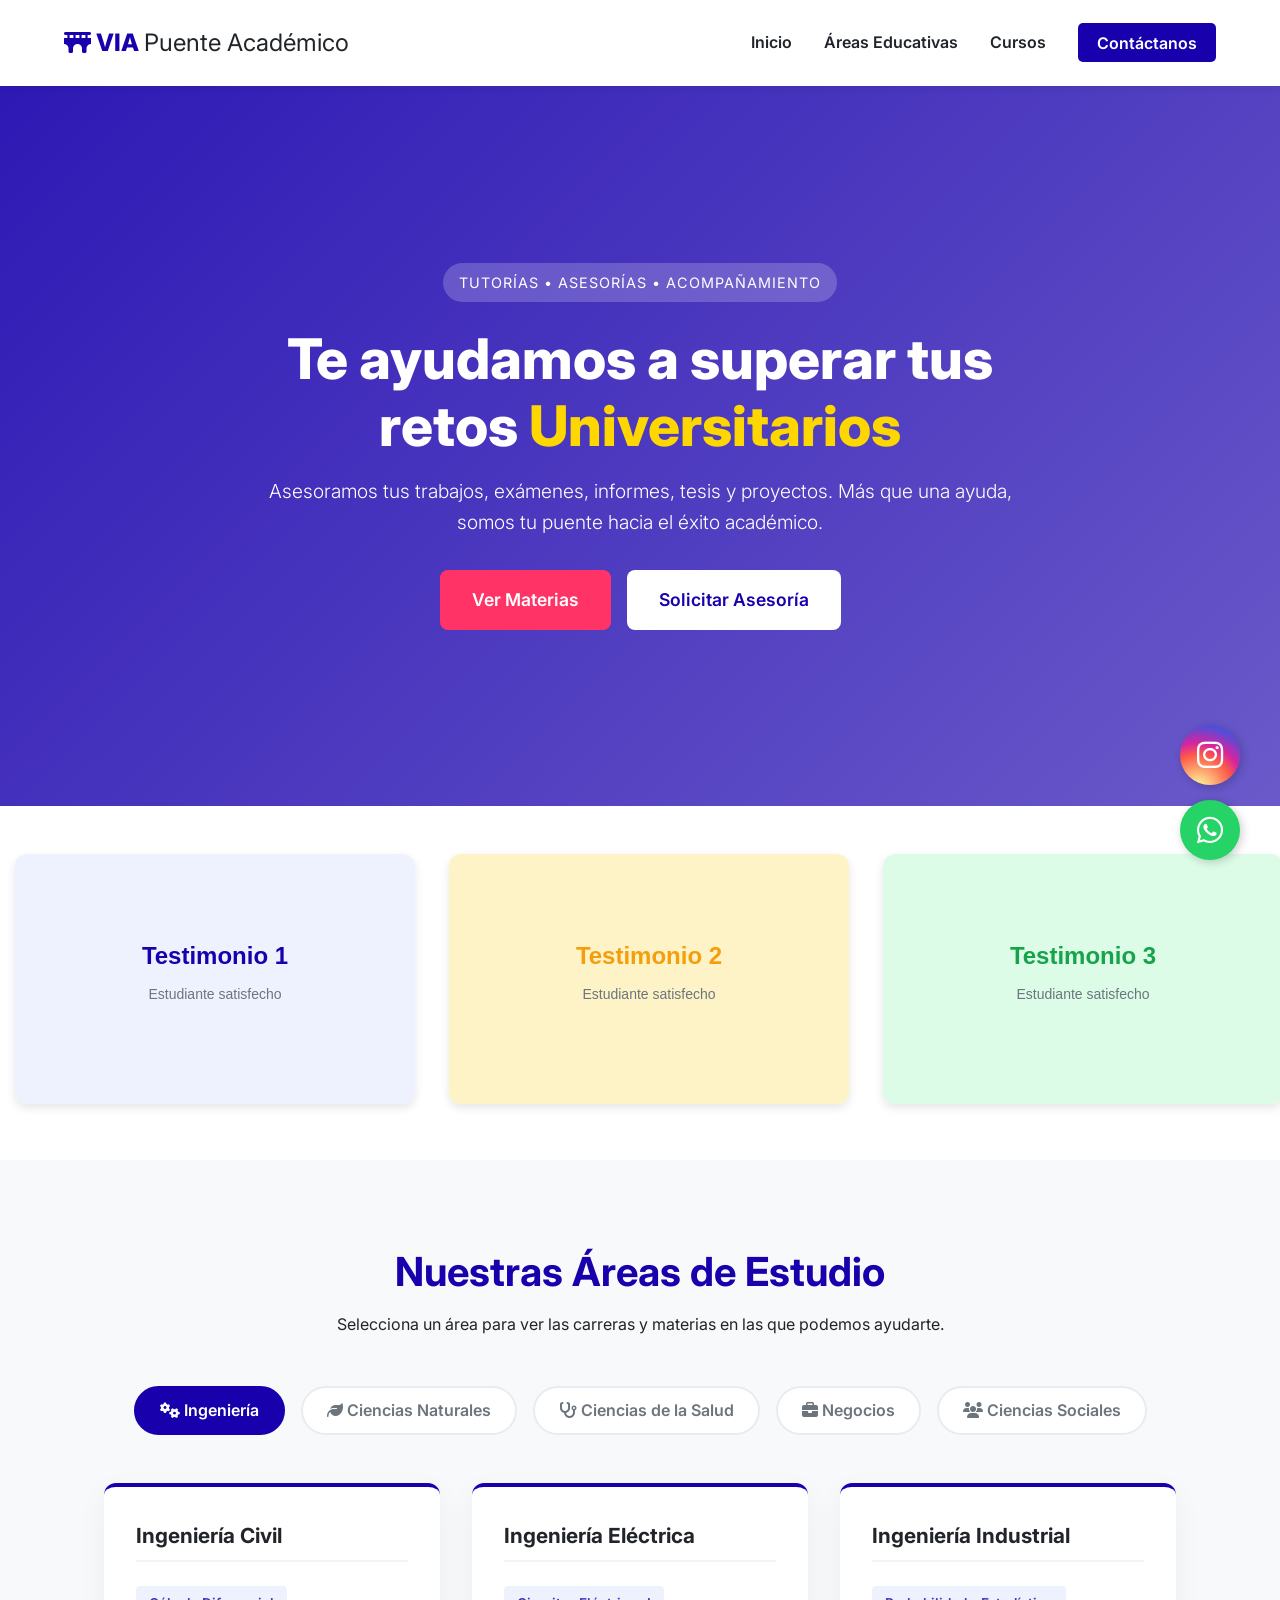
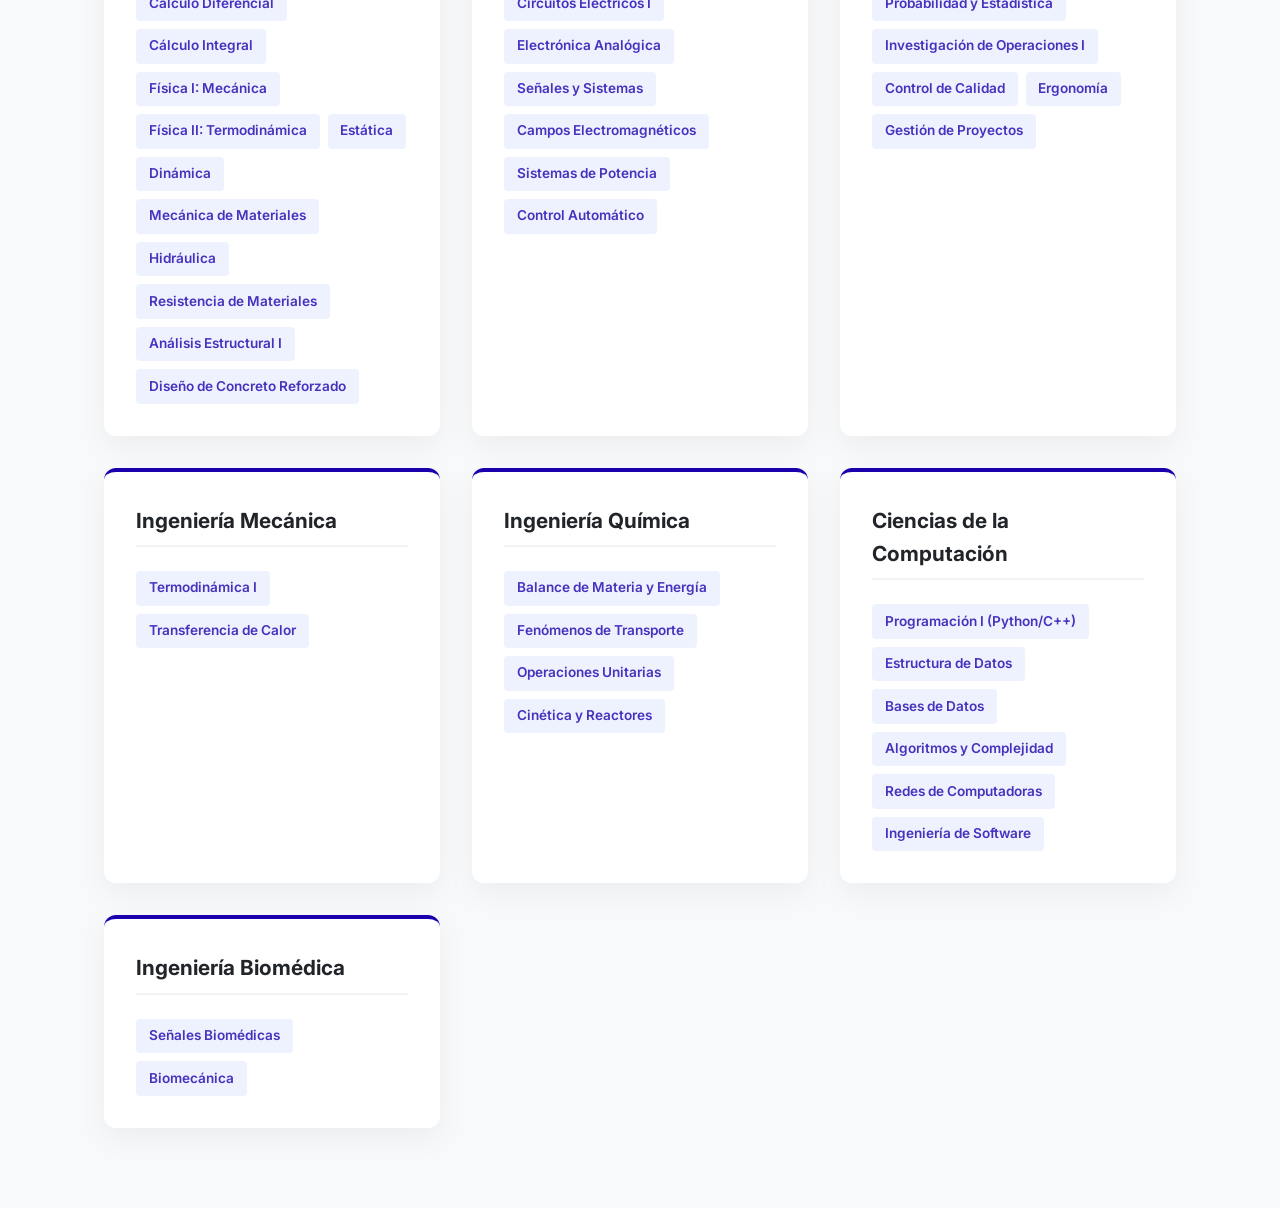
<file: index.html>
<!DOCTYPE html>
<html lang="es">
<head>
    <meta charset="UTF-8">
    <meta name="viewport" content="width=device-width, initial-scale=1.0">
    <title>VIA | Tu Puente Académico - Asesorías y Tutorías Universitarias</title>
    <meta name="description" content="VIA Puente Académico: Asesorías personalizadas en Ingeniería, Ciencias, Salud, Negocios y Sociales. Tutorías para tesis, exámenes, proyectos y trabajos universitarios. ¡Contáctanos!">
    <meta name="keywords" content="asesorías universitarias, tutorías académicas, ayuda tesis, trabajos universitarios, apoyo estudiantil, VIA académico">
    <meta name="author" content="VIA Puente Académico">
    <meta name="robots" content="index, follow">
    <link rel="canonical" href="https://via-puente-academico.com/">
    
    <!-- Open Graph / Facebook -->
    <meta property="og:type" content="website">
    <meta property="og:url" content="https://via-puente-academico.com/">
    <meta property="og:title" content="VIA | Tu Puente Académico - Asesorías y Tutorías Universitarias">
    <meta property="og:description" content="Asesoramos tus trabajos, exámenes, informes, tesis y proyectos. Más que una ayuda, somos tu puente hacia el éxito académico.">
    <meta property="og:image" content="https://via-puente-academico.com/assets/og-image.svg">
    
    <!-- Twitter -->
    <meta property="twitter:card" content="summary_large_image">
    <meta property="twitter:url" content="https://via-puente-academico.com/">
    <meta property="twitter:title" content="VIA | Tu Puente Académico">
    <meta property="twitter:description" content="Asesorías y tutorías universitarias personalizadas. Tu puente hacia el éxito académico.">
    <meta property="twitter:image" content="https://via-puente-academico.com/assets/og-image.svg">
    
    <!-- Google Fonts con preconnect para rendimiento -->
    <link rel="preconnect" href="https://fonts.googleapis.com">
    <link rel="preconnect" href="https://fonts.gstatic.com" crossorigin>
    <link href="https://fonts.googleapis.com/css2?family=Inter:wght@300;400;600;800&display=swap" rel="stylesheet">
    <!-- Font Awesome para Iconos -->
    <link rel="stylesheet" href="https://cdnjs.cloudflare.com/ajax/libs/font-awesome/6.4.0/css/all.min.css">
    <!-- Tu CSS -->
    <link rel="stylesheet" href="css/styles.css">
    <!-- Favicon -->
    <link rel="icon" type="image/svg+xml" href="assets/favicon.svg">
    <link rel="apple-touch-icon" href="assets/favicon.svg">
    
    <!-- JSON-LD Structured Data -->
    <script type="application/ld+json">
    {
      "@context": "https://schema.org",
      "@type": "Organization",
      "name": "VIA Puente Académico",
      "url": "https://via-puente-academico.com",
      "logo": "https://via-puente-academico.com/assets/logo.png",
      "sameAs": [
        "https://www.instagram.com/via.puente.academico/",
        "https://wa.me/584122027898"
      ],
      "contactPoint": {
        "@type": "ContactPoint",
        "telephone": "+58-412-202-7898",
        "contactType": "customer service",
        "availableLanguage": "Spanish"
      }
    }
    </script>
    <script type="application/ld+json">
    {
      "@context": "https://schema.org",
      "@type": "WebSite",
      "name": "VIA Puente Académico",
      "url": "https://via-puente-academico.com/",
      "potentialAction": {
        "@type": "SearchAction",
        "target": "https://via-puente-academico.com/?q={search_term_string}",
        "query-input": "required name=search_term_string"
      }
    }
    </script>
</head>
<body>
    <!-- Skip link para accesibilidad -->
    <a href="#main-content" class="skip-link">Saltar al contenido principal</a>

    <!-- Navegación -->
    <nav class="navbar" role="navigation" aria-label="Navegación principal">
        <div class="logo">
            <i class="fa-solid fa-bridge"></i> VIA <span> Puente Académico</span>
        </div>
        <ul class="nav-links" role="menubar">
            <!-- Nota cómo ahora los enlaces apuntan a los archivos html -->
            <li role="none"><a href="index.html#inicio" role="menuitem">Inicio</a></li>
            <li role="none"><a href="index.html#areas" role="menuitem">Áreas Educativas</a></li>
            <li role="none"><a href="cursos.html" role="menuitem">Cursos</a></li>
            <li role="none"><a href="contacto.html" class="btn-primary-small" role="menuitem">Contáctanos</a></li>
        </ul>
        <div class="menu-toggle" id="mobile-menu" role="button" aria-label="Abrir menú" aria-expanded="false" aria-controls="nav-links" tabindex="0">
            <i class="fa-solid fa-bars" aria-hidden="true"></i>
        </div>
    </nav>

    <main id="main-content">
    <!-- Sección Hero (Principal) -->
    <header id="inicio" class="hero" role="banner">
        <div class="hero-content">
            <span class="badge">Tutorías • Asesorías • Acompañamiento</span>
            <h1>Te ayudamos a superar tus retos <span>Universitarios</span></h1>
            <p>Asesoramos tus trabajos, exámenes, informes, tesis y proyectos. Más que una ayuda, somos tu puente hacia el éxito académico.</p>
            <div class="hero-buttons">
                <a href="#areas" class="btn-primary" role="button">Ver Materias</a>
                <a href="contacto.html" class="btn-secondary" role="button">Solicitar Asesoría</a>
            </div>
        </div>
    </header>

    <!-- SECCIÓN TESTIMONIOS (Ahora sí, dentro del body) -->
    <section class="testimonios-slider" aria-label="Testimonios de estudiantes" role="region">
        <div class="slider-track" role="list">
            <img src="assets/testimonio-1.svg" alt="Testimonio de estudiante satisfecho 1" role="listitem" loading="lazy">
            <img src="assets/testimonio-2.svg" alt="Testimonio de estudiante satisfecho 2" role="listitem" loading="lazy">
            <img src="assets/testimonio-3.svg" alt="Testimonio de estudiante satisfecho 3" role="listitem" loading="lazy">
            <img src="assets/testimonio-1.svg" alt="Testimonio de estudiante satisfecho 1" role="listitem" loading="lazy">
            <img src="assets/testimonio-2.svg" alt="Testimonio de estudiante satisfecho 2" role="listitem" loading="lazy">
            <img src="assets/testimonio-3.svg" alt="Testimonio de estudiante satisfecho 3" role="listitem" loading="lazy">
        </div>
    </section>

    <!-- Sección de Áreas y Materias Dinámicas -->
    <section id="areas" class="areas-section" aria-labelledby="areas-title">
        <div class="section-title">
            <h2 id="areas-title">Nuestras Áreas de Estudio</h2>
            <p>Selecciona un área para ver las carreras y materias en las que podemos ayudarte.</p>
        </div>
        
        <div class="filters" id="filters-container" role="tablist" aria-label="Filtros de áreas académicas"></div>
        <div class="careers-grid" id="careers-grid" role="tabpanel" aria-label="Carreras y materias disponibles"></div>
    </section>

    </main>

    <!-- Botones Flotantes (Redes) -->
    <div class="floating-socials">
        <a href="https://www.instagram.com/via.puente.academico/" target="_blank" rel="noopener noreferrer" class="float-btn ig" aria-label="Síguenos en Instagram">
            <i class="fa-brands fa-instagram" aria-hidden="true"></i>
        </a>
        <a href="https://wa.me/584122027898" target="_blank" rel="noopener noreferrer" class="float-btn wa" aria-label="Escríbenos por WhatsApp">
            <i class="fa-brands fa-whatsapp" aria-hidden="true"></i>
        </a>
    </div>

    <!-- El script vital que se había borrado -->
    <script src="js/main.js" defer></script>
</body>
</html>
</file>
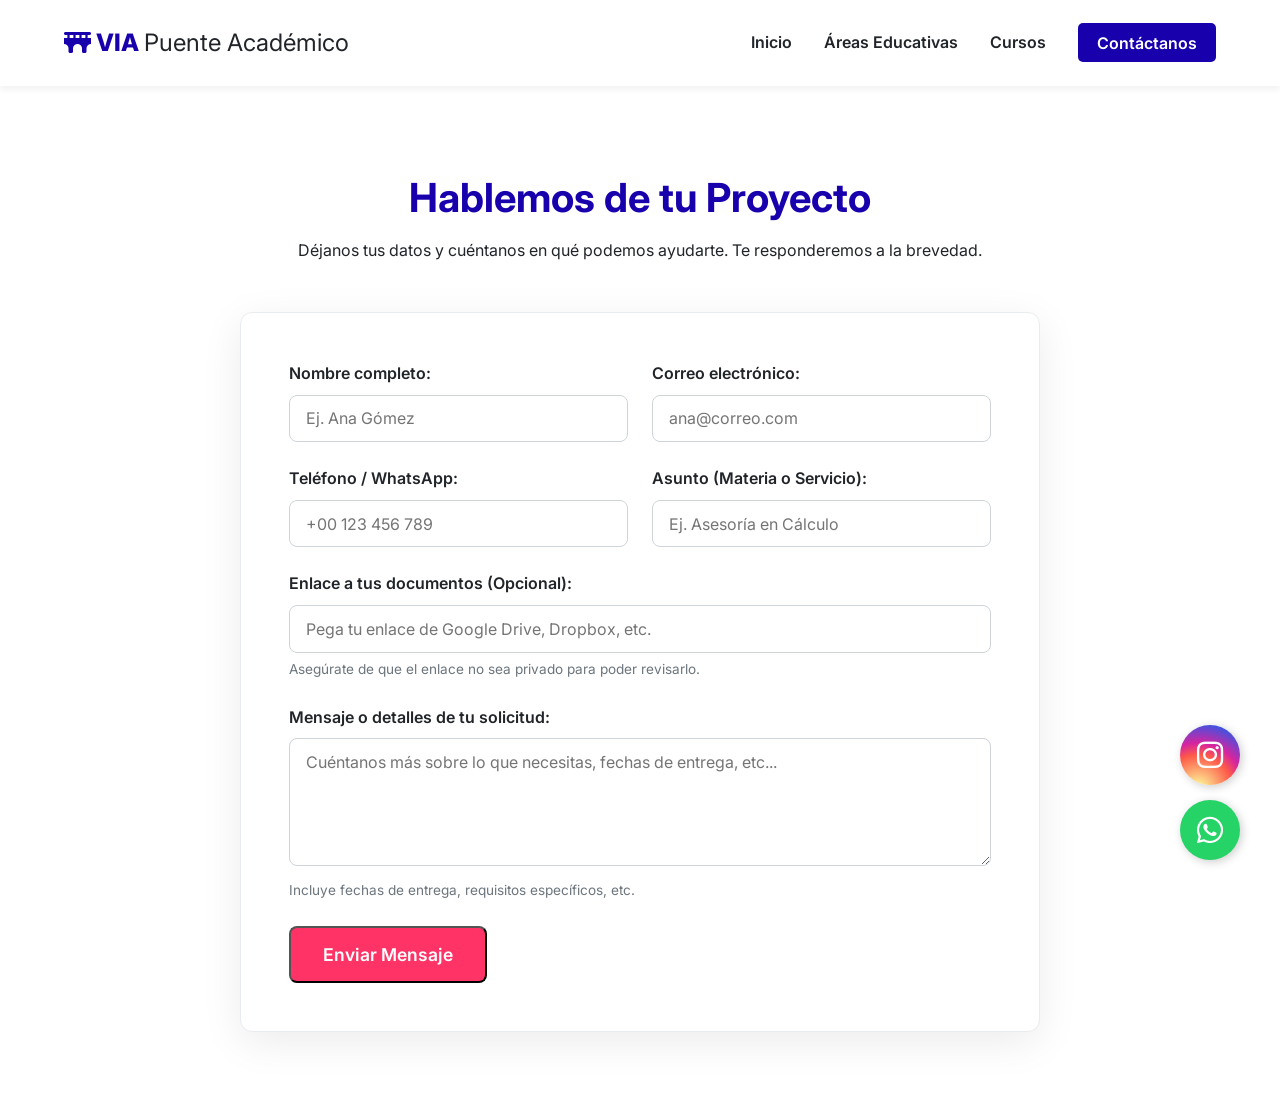
<file: contacto.html>
<!DOCTYPE html>
<html lang="es">
<head>
    <meta charset="UTF-8">
    <meta name="viewport" content="width=device-width, initial-scale=1.0">
    <title>Contacto | VIA Puente Académico - Solicita tu Asesoría</title>
    <meta name="description" content="Contacta con VIA Puente Académico para asesorías universitarias personalizadas. Tesis, exámenes, proyectos y trabajos. Respuesta en 24h. WhatsApp e Instagram disponibles.">
    <meta name="keywords" content="contacto asesorías universitarias, ayuda tesis, tutorías, whatsapp académico, VIA académico contacto">
    <meta name="author" content="VIA Puente Académico">
    <meta name="robots" content="index, follow">
    <link rel="canonical" href="https://via-puente-academico.com/contacto.html">
    
    <!-- Open Graph / Facebook -->
    <meta property="og:type" content="website">
    <meta property="og:url" content="https://via-puente-academico.com/contacto.html">
    <meta property="og:title" content="Contacto | VIA Puente Académico">
    <meta property="og:description" content="Solicita tu asesoría universitaria. Tesis, exámenes, proyectos. Respuesta en 24h.">
    <meta property="og:image" content="https://via-puente-academico.com/assets/og-contacto.svg">
    
    <!-- Twitter -->
    <meta property="twitter:card" content="summary_large_image">
    <meta property="twitter:title" content="Contacto | VIA Puente Académico">
    <meta property="twitter:description" content="Asesorías universitarias personalizadas. Contáctanos por WhatsApp o formulario.">
    <meta property="twitter:image" content="https://via-puente-academico.com/assets/og-contacto.svg">
    
    <!-- Google Fonts con preconnect para rendimiento -->
    <link rel="preconnect" href="https://fonts.googleapis.com">
    <link rel="preconnect" href="https://fonts.gstatic.com" crossorigin>
    <link href="https://fonts.googleapis.com/css2?family=Inter:wght@300;400;600;800&display=swap" rel="stylesheet">
    <!-- Font Awesome para Iconos -->
    <link rel="stylesheet" href="https://cdnjs.cloudflare.com/ajax/libs/font-awesome/6.4.0/css/all.min.css">
    <!-- Tu CSS -->
    <link rel="stylesheet" href="css/styles.css">
    <!-- Favicon -->
    <link rel="icon" type="image/svg+xml" href="assets/favicon.svg">
    <link rel="apple-touch-icon" href="assets/favicon.svg">
    
    <!-- JSON-LD Structured Data para ContactPage -->
    <script type="application/ld+json">
    {
      "@context": "https://schema.org",
      "@type": "ContactPage",
      "name": "Contacto - VIA Puente Académico",
      "url": "https://via-puente-academico.com/contacto.html",
      "mainEntity": {
        "@type": "Organization",
        "name": "VIA Puente Académico",
        "url": "https://via-puente-academico.com",
        "telephone": "+58-412-202-7898",
        "contactType": "customer service",
        "availableLanguage": "Spanish"
      }
    }
    </script>
</head>
<body>
    <!-- Skip link para accesibilidad -->
    <a href="#main-content" class="skip-link">Saltar al contenido principal</a>

    <nav class="navbar" role="navigation" aria-label="Navegación principal">
        <div class="logo">
            <i class="fa-solid fa-bridge"></i> VIA <span> Puente Académico</span>
        </div>
        <ul class="nav-links" role="menubar">
            <li role="none"><a href="index.html#inicio" role="menuitem">Inicio</a></li>
            <li role="none"><a href="index.html#areas" role="menuitem">Áreas Educativas</a></li>
            <li role="none"><a href="cursos.html" role="menuitem">Cursos</a></li>
            <li role="none"><a href="contacto.html" class="btn-primary-small" role="menuitem" aria-current="page">Contáctanos</a></li>
        </ul>
        <div class="menu-toggle" id="mobile-menu" role="button" aria-label="Abrir menú" aria-expanded="false" aria-controls="nav-links" tabindex="0">
            <i class="fa-solid fa-bars" aria-hidden="true"></i>
        </div>
    </nav>
    <main id="main-content">
    <section class="contacto-section" aria-labelledby="contacto-title">
        <div class="section-title">
            <h2 id="contacto-title">Hablemos de tu Proyecto</h2>
            <p>Déjanos tus datos y cuéntanos en qué podemos ayudarte. Te responderemos a la brevedad.</p>
        </div>
        
        <div class="form-container native-form-container">
            <form action="https://formspree.io/f/xvzylvdb" method="POST" class="custom-form" novalidate>
                
                <div class="form-row">
                    <div class="form-group">
                        <label for="nombre">Nombre completo:</label>
                        <input type="text" id="nombre" name="Nombre" placeholder="Ej. Ana Gómez" required aria-required="true">
                    </div>
                    <div class="form-group">
                        <label for="correo">Correo electrónico:</label>
                        <input type="email" id="correo" name="Correo" placeholder="ana@correo.com" required aria-required="true">
                    </div>
                </div>

                <div class="form-row">
                    <div class="form-group">
                        <label for="telefono">Teléfono / WhatsApp:</label>
                        <input type="tel" id="telefono" name="Telefono" placeholder="+00 123 456 789" required aria-required="true">
                    </div>
                    <div class="form-group">
                        <label for="asunto">Asunto (Materia o Servicio):</label>
                        <input type="text" id="asunto" name="Asunto" placeholder="Ej. Asesoría en Cálculo" required aria-required="true">
                    </div>
                </div>

                <div class="form-group">
                    <label for="documentos">Enlace a tus documentos (Opcional):</label>
                    <input type="url" id="documentos" name="Documentos" placeholder="Pega tu enlace de Google Drive, Dropbox, etc.">
                    <small id="documentos-hint" class="form-hint">Asegúrate de que el enlace no sea privado para poder revisarlo.</small>
                </div>

                <div class="form-group">
                    <label for="mensaje">Mensaje o detalles de tu solicitud:</label>
                    <textarea id="mensaje" name="Mensaje" rows="5" placeholder="Cuéntanos más sobre lo que necesitas, fechas de entrega, etc..." required aria-required="true" aria-describedby="mensaje-hint"></textarea>
                    <small id="mensaje-hint" class="form-hint">Incluye fechas de entrega, requisitos específicos, etc.</small>
                </div>

                <!-- Honeypot anti-spam -->
                <div class="form-group honeypot" aria-hidden="true" style="display: none;">
                    <label for="website">No llenes este campo</label>
                    <input type="text" id="website" name="website" tabindex="-1" autocomplete="off">
                </div>

                <button type="submit" class="btn-primary btn-submit-full">Enviar Mensaje</button>
            </form>
        </div>
    </section>
    </main>

    <div class="floating-socials">
        <a href="https://www.instagram.com/via.puente.academico/" target="_blank" rel="noopener noreferrer" class="float-btn ig" aria-label="Síguenos en Instagram">
            <i class="fa-brands fa-instagram" aria-hidden="true"></i>
        </a>
        <a href="https://wa.me/584122027898" target="_blank" rel="noopener noreferrer" class="float-btn wa" aria-label="Escríbenos por WhatsApp">
            <i class="fa-brands fa-whatsapp" aria-hidden="true"></i>
        </a>
    </div>

    <script src="js/main.js" defer></script>
</body>
</html>
</file>
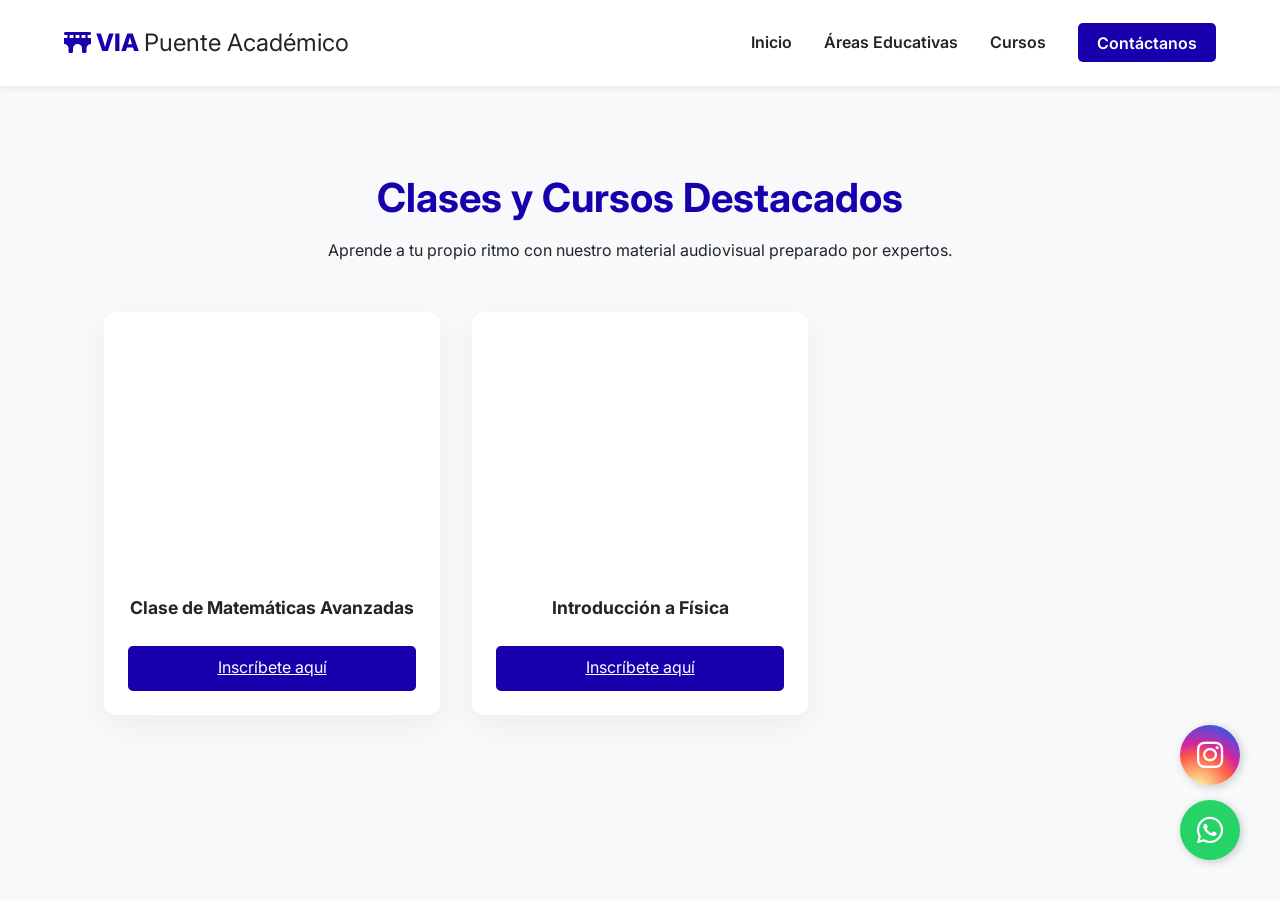
<file: cursos.html>
<!DOCTYPE html>
<html lang="es">
<head>
    <meta charset="UTF-8">
    <meta name="viewport" content="width=device-width, initial-scale=1.0">
    <title>Cursos y Clases | VIA Puente Académico - Aprende a tu Ritmo</title>
    <meta name="description" content="Clases y cursos universitarios en video: Matemáticas, Física, Química, Programación y más. Aprende a tu propio ritmo con material preparado por expertos. Inscríbete gratis.">
    <meta name="keywords" content="cursos universitarios, clases online, matemáticas, física, programación, video clases, VIA académico">
    <meta name="author" content="VIA Puente Académico">
    <meta name="robots" content="index, follow">
    <link rel="canonical" href="https://via-puente-academico.com/cursos.html">
    
    <!-- Open Graph / Facebook -->
    <meta property="og:type" content="website">
    <meta property="og:url" content="https://via-puente-academico.com/cursos.html">
    <meta property="og:title" content="Cursos y Clases | VIA Puente Académico">
    <meta property="og:description" content="Clases y cursos universitarios en video. Aprende a tu propio ritmo con material preparado por expertos.">
    <meta property="og:image" content="https://via-puente-academico.com/assets/og-cursos.svg">
    
    <!-- Twitter -->
    <meta property="twitter:card" content="summary_large_image">
    <meta property="twitter:title" content="Cursos y Clases | VIA Puente Académico">
    <meta property="twitter:description" content="Clases universitarias en video: Matemáticas, Física, Programación y más.">
    <meta property="twitter:image" content="https://via-puente-academico.com/assets/og-cursos.svg">
    
    <!-- Google Fonts con preconnect para rendimiento -->
    <link rel="preconnect" href="https://fonts.googleapis.com">
    <link rel="preconnect" href="https://fonts.gstatic.com" crossorigin>
    <link href="https://fonts.googleapis.com/css2?family=Inter:wght@300;400;600;800&display=swap" rel="stylesheet">
    <!-- Font Awesome para Iconos -->
    <link rel="stylesheet" href="https://cdnjs.cloudflare.com/ajax/libs/font-awesome/6.4.0/css/all.min.css">
    <!-- Tu CSS -->
    <link rel="stylesheet" href="css/styles.css">
    <!-- Favicon -->
    <link rel="icon" type="image/svg+xml" href="assets/favicon.svg">
    <link rel="apple-touch-icon" href="assets/favicon.svg">
    
    <!-- JSON-LD Structured Data para Course -->
    <script type="application/ld+json">
    {
      "@context": "https://schema.org",
      "@type": "ItemList",
      "itemListElement": [
        {
          "@type": "ListItem",
          "position": 1,
          "item": {
            "@type": "Course",
            "name": "Clase de Matemáticas Avanzadas",
            "description": "Curso avanzado de matemáticas para ingeniería y ciencias.",
            "provider": {
              "@type": "Organization",
              "name": "VIA Puente Académico",
              "url": "https://via-puente-academico.com"
            }
          }
        },
        {
          "@type": "ListItem",
          "position": 2,
          "item": {
            "@type": "Course",
            "name": "Introducción a Física",
            "description": "Fundamentos de física para estudiantes universitarios.",
            "provider": {
              "@type": "Organization",
              "name": "VIA Puente Académico",
              "url": "https://via-puente-academico.com"
            }
          }
        }
      ]
    }
    </script>
</head>
<body>
    <!-- Skip link para accesibilidad -->
    <a href="#main-content" class="skip-link">Saltar al contenido principal</a>

    <nav class="navbar" role="navigation" aria-label="Navegación principal">
        <div class="logo">
            <i class="fa-solid fa-bridge"></i> VIA <span> Puente Académico</span>
        </div>
<ul class="nav-links" role="menubar">
            <li role="none"><a href="index.html#inicio" role="menuitem">Inicio</a></li>
            <li role="none"><a href="index.html#areas" role="menuitem">Áreas Educativas</a></li>
            <li role="none"><a href="cursos.html" role="menuitem" aria-current="page">Cursos</a></li>
            <li role="none"><a href="contacto.html" class="btn-primary-small" role="menuitem">Contáctanos</a></li>
        </ul>
        <div class="menu-toggle" id="mobile-menu" role="button" aria-label="Abrir menú" aria-expanded="false" aria-controls="nav-links" tabindex="0">
            <i class="fa-solid fa-bars" aria-hidden="true"></i>
        </div>
    </nav>

    <main id="main-content">
    <section id="cursos" class="cursos-section" aria-labelledby="cursos-title">
        <div class="section-title">
            <h2 id="cursos-title">Clases y Cursos Destacados</h2>
            <p>Aprende a tu propio ritmo con nuestro material audiovisual preparado por expertos.</p>
        </div>
        
        <div class="cursos-grid" role="list">
           <article class="video-card" role="listitem">
               <iframe width="100%" height="250" src="https://www.youtube.com/embed/tgbNymZ7vqY" title="Clase de Matemáticas Avanzadas - VIA Puente Académico" frameborder="0" allowfullscreen loading="lazy"></iframe>
               <div class="video-info">
                  <h3>Clase de Matemáticas Avanzadas</h3>
                  <a href="inscripcion.html?curso=Matemáticas Avanzadas&precio=50" class="btn-primary-small btn-enroll" role="button">Inscríbete aquí</a>
                </div>
           </article>
     
           <article class="video-card" role="listitem">
                 <iframe width="100%" height="250" src="https://www.youtube.com/embed/tgbNymZ7vqY" title="Introducción a Física - VIA Puente Académico" frameborder="0" allowfullscreen loading="lazy"></iframe>
                 <div class="video-info">
                     <h3>Introducción a Física</h3>
                     <a href="inscripcion.html?curso=Introducción a Física&precio=45" class="btn-primary-small btn-enroll" role="button">Inscríbete aquí</a>
               </div>
            </article>
        </div>
    </section>
    </main>

    <div class="floating-socials">
        <a href="https://www.instagram.com/via.puente.academico/" target="_blank" rel="noopener noreferrer" class="float-btn ig" aria-label="Síguenos en Instagram">
            <i class="fa-brands fa-instagram" aria-hidden="true"></i>
        </a>
        <a href="https://wa.me/584122027898" target="_blank" rel="noopener noreferrer" class="float-btn wa" aria-label="Escríbenos por WhatsApp">
            <i class="fa-brands fa-whatsapp" aria-hidden="true"></i>
        </a>
    </div>

    <script src="js/main.js" defer></script>
</body>
</html>
</file>
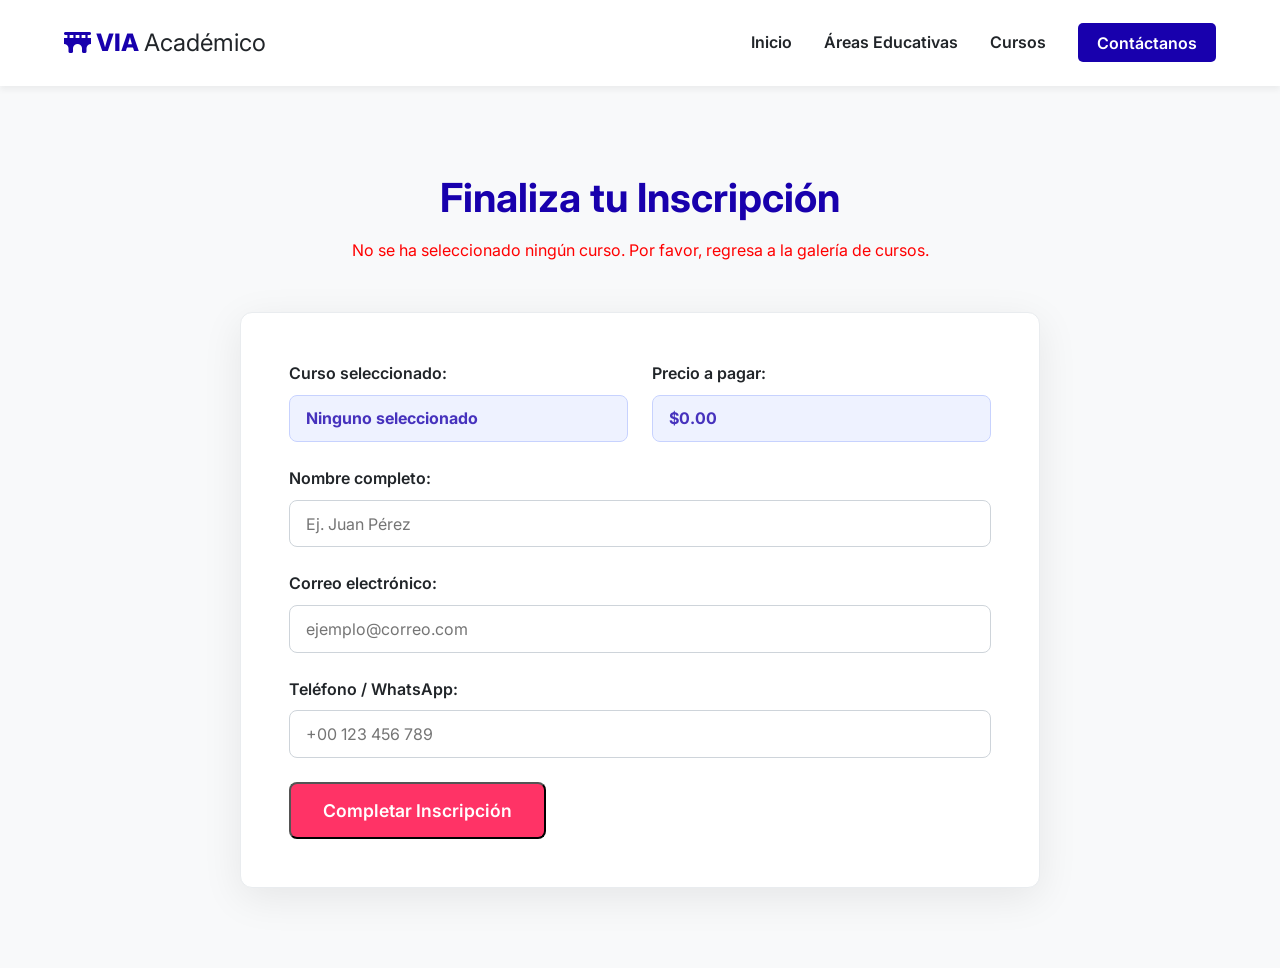
<file: inscripcion.html>
<!DOCTYPE html>
<html lang="es">
<head>
    <meta charset="UTF-8">
    <meta name="viewport" content="width=device-width, initial-scale=1.0">
    <title>Inscripción | VIA Puente Académico - Finaliza tu Registro</title>
    <meta name="description" content="Completa tu inscripción a los cursos de VIA Puente Académico. Matemáticas, Física, Programación y más. Pago seguro y acceso inmediato.">
    <meta name="keywords" content="inscripción cursos universitarios, matrícula online, pago cursos, VIA académico inscripción">
    <meta name="author" content="VIA Puente Académico">
    <meta name="robots" content="noindex, follow">
    <link rel="canonical" href="https://via-puente-academico.com/inscripcion.html">
    
    <!-- Open Graph / Facebook -->
    <meta property="og:type" content="website">
    <meta property="og:url" content="https://via-puente-academico.com/inscripcion.html">
    <meta property="og:title" content="Inscripción | VIA Puente Académico">
    <meta property="og:description" content="Finaliza tu inscripción a nuestros cursos universitarios. Acceso inmediato tras el pago.">
    <meta property="og:image" content="https://via-puente-academico.com/assets/og-inscripcion.svg">
    
    <!-- Twitter -->
    <meta property="twitter:card" content="summary_large_image">
    <meta property="twitter:title" content="Inscripción | VIA Puente Académico">
    <meta property="twitter:description" content="Completa tu registro y accede a los cursos universitarios.">
    <meta property="twitter:image" content="https://via-puente-academico.com/assets/og-inscripcion.svg">
    
    <!-- Google Fonts con preconnect para rendimiento -->
    <link rel="preconnect" href="https://fonts.googleapis.com">
    <link rel="preconnect" href="https://fonts.gstatic.com" crossorigin>
    <link href="https://fonts.googleapis.com/css2?family=Inter:wght@300;400;600;800&display=swap" rel="stylesheet">
    <!-- Font Awesome para Iconos -->
    <link rel="stylesheet" href="https://cdnjs.cloudflare.com/ajax/libs/font-awesome/6.4.0/css/all.min.css">
    <!-- Tu CSS -->
    <link rel="stylesheet" href="css/styles.css">
    <!-- Favicon -->
    <link rel="icon" type="image/svg+xml" href="assets/favicon.svg">
    <link rel="apple-touch-icon" href="assets/favicon.svg">
</head>
<body>
    <!-- Skip link para accesibilidad -->
    <a href="#main-content" class="skip-link">Saltar al contenido principal</a>

    <nav class="navbar" role="navigation" aria-label="Navegación principal">
        <div class="logo">
            <i class="fa-solid fa-bridge"></i> VIA <span>Académico</span>
        </div>
        <ul class="nav-links" role="menubar">
            <li role="none"><a href="index.html#inicio" role="menuitem">Inicio</a></li>
            <li role="none"><a href="index.html#areas" role="menuitem">Áreas Educativas</a></li>
            <li role="none"><a href="cursos.html" role="menuitem">Cursos</a></li>
            <li role="none"><a href="contacto.html" class="btn-primary-small" role="menuitem">Contáctanos</a></li>
        </ul>
        <div class="menu-toggle" id="mobile-menu" role="button" aria-label="Abrir menú" aria-expanded="false" aria-controls="nav-links" tabindex="0">
            <i class="fa-solid fa-bars" aria-hidden="true"></i>
        </div>
    </nav>

    <main id="main-content">
    <section class="inscripcion-section" aria-labelledby="inscripcion-title">
        <div class="section-title">
            <h2 id="inscripcion-title">Finaliza tu Inscripción</h2>
            <p id="curso-info-text">Cargando detalles de tu selección...</p>
        </div>
        
        <div class="form-container native-form-container">
            <form action="https://formspree.io/f/xbdbwpwz" method="POST" class="custom-form" novalidate>
    
    <div class="form-row">
        <div class="form-group">
            <label for="curso-input">Curso seleccionado:</label>
            <input type="text" id="curso-input" name="Curso_Seleccionado" readonly aria-readonly="true"> 
        </div>
        <div class="form-group">
            <label for="precio-input">Precio a pagar:</label>
            <input type="text" id="precio-input" name="Precio_Marcado" readonly aria-readonly="true">
        </div>
    </div>

    <div class="form-group">
        <label for="nombre-completo">Nombre completo:</label>
        <input type="text" id="nombre-completo" name="Nombre_Completo" placeholder="Ej. Juan Pérez" required aria-required="true">
    </div>
    
    <div class="form-group">
        <label for="correo-inscripcion">Correo electrónico:</label>
        <input type="email" id="correo-inscripcion" name="Correo" placeholder="ejemplo@correo.com" required aria-required="true">
    </div>

    <div class="form-group">
        <label for="telefono-inscripcion">Teléfono / WhatsApp:</label>
        <input type="tel" id="telefono-inscripcion" name="Telefono" placeholder="+00 123 456 789" required aria-required="true">
    </div>

    <!-- Honeypot anti-spam -->
    <div class="form-group honeypot" aria-hidden="true" style="display: none;">
        <label for="website-inscripcion">No llenes este campo</label>
        <input type="text" id="website-inscripcion" name="website" tabindex="-1" autocomplete="off">
    </div>

    <button type="submit" class="btn-primary btn-submit-full">Completar Inscripción</button>
</form>
        </div>
    </section>
    </main>

    <script src="js/main.js" defer></script>
</body>
</html>
</file>
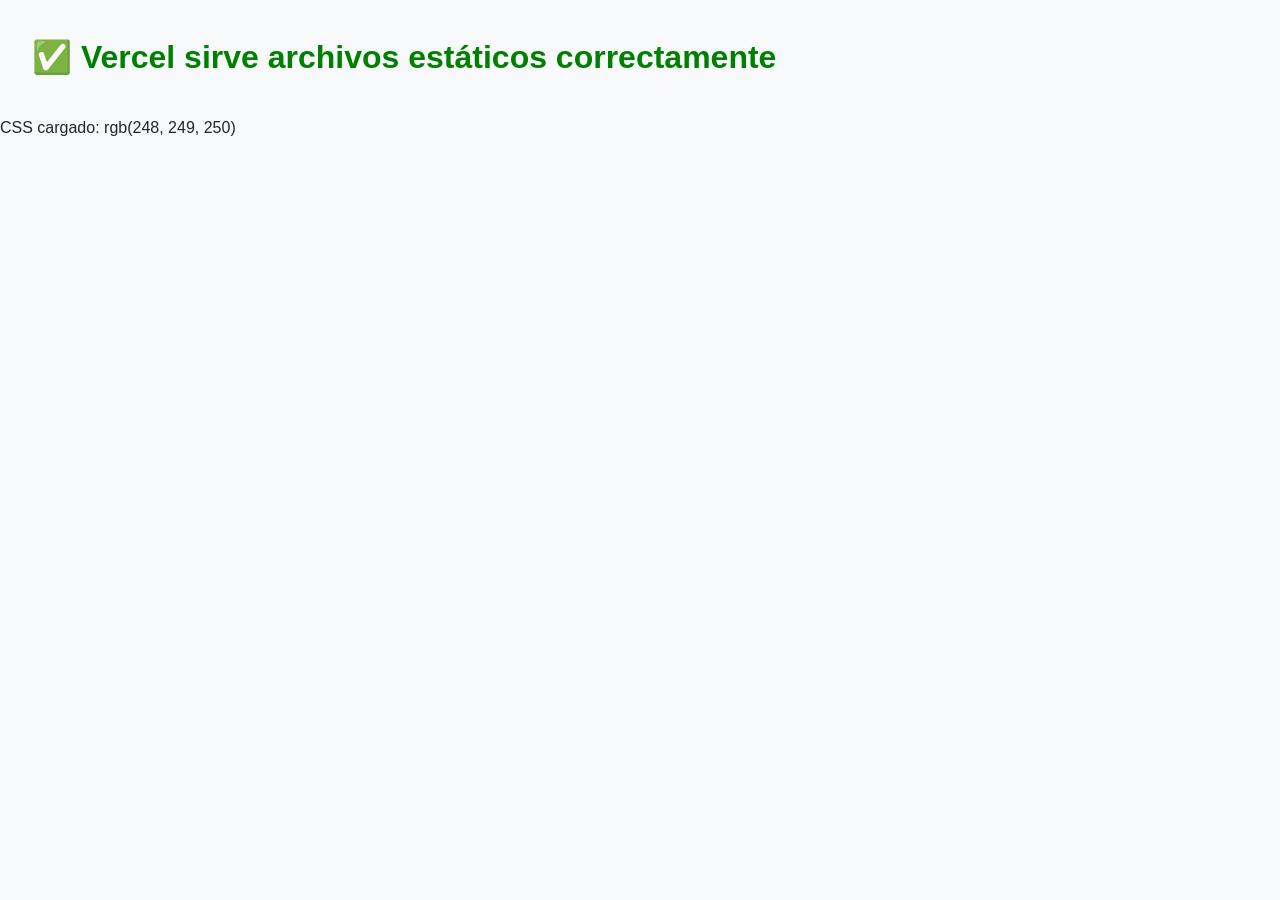
<file: test-vercel.html>
<!DOCTYPE html>
<html lang="es">
<head>
    <meta charset="UTF-8">
    <meta name="viewport" content="width=device-width, initial-scale=1.0">
    <title>Test Vercel Static</title>
    <link rel="stylesheet" href="css/styles.css">
</head>
<body>
    <h1 style="color: green; padding: 2rem;">✅ Vercel sirve archivos estáticos correctamente</h1>
    <p>CSS cargado: <span id="css-test"></span></p>
    <script src="js/main.js" defer></script>
    <script>
        document.getElementById('css-test').textContent = getComputedStyle(document.body).backgroundColor;
    </script>
</body>
</html>
</file>
<file: css/styles.css>
/* ==================================
   1. VARIABLES Y RESET
================================== */
:root {
    --primary: #1800ad;
    --primary-light: #4632bd;
    --secondary: #ff3366; 
    --bg-light: #f8f9fa;
    --text-dark: #212529;
    --text-muted: #6c757d;
    --white: #ffffff;
    --transition: all 0.3s ease;
}

* {
    margin: 0;
    padding: 0;
    box-sizing: border-box;
    font-family: 'Inter', sans-serif;
}

body {
    background-color: var(--bg-light);
    color: var(--text-dark);
    line-height: 1.6;
}

html {
    scroll-behavior: smooth;
}

/* Skip link para accesibilidad */
.skip-link {
    position: absolute;
    top: -100%;
    left: 50%;
    transform: translateX(-50%);
    background: var(--primary);
    color: var(--white);
    padding: 1rem 2rem;
    border-radius: 8px;
    z-index: 9999;
    text-decoration: none;
    font-weight: 600;
    transition: top 0.3s ease;
}

.skip-link:focus {
    top: 1rem;
}

/* Focus visible para mejor accesibilidad */
*:focus-visible {
    outline: 3px solid var(--secondary);
    outline-offset: 2px;
}

/* ==================================
   2. NAVBAR
================================== */
.navbar {
    display: flex;
    justify-content: space-between;
    align-items: center;
    padding: 1.5rem 5%;
    background-color: var(--white);
    box-shadow: 0 4px 6px rgba(0,0,0,0.05);
    position: sticky;
    top: 0;
    z-index: 1000;
}

.logo {
    font-size: 1.5rem;
    font-weight: 800;
    color: var(--primary);
}

.logo span {
    color: var(--text-dark);
    font-weight: 400;
}

.nav-links {
    list-style: none;
    display: flex;
    align-items: center;
    gap: 2rem;
}

.nav-links a {
    text-decoration: none;
    color: var(--text-dark);
    font-weight: 600;
    transition: var(--transition);
}

.nav-links a:hover {
    color: var(--primary);
}

.btn-primary-small {
    background-color: var(--primary);
    color: var(--white) !important;
    padding: 0.6rem 1.2rem;
    border-radius: 5px;
}

.btn-primary-small:hover {
    background-color: var(--primary-light);
}

.menu-toggle {
    display: none;
    font-size: 1.5rem;
    cursor: pointer;
}

/* ==================================
   3. HERO SECTION (Inicio)
================================== */
.hero {
    background: linear-gradient(135deg, rgba(24,0,173,0.9), rgba(70,50,189,0.8)), url('https://images.unsplash.com/photo-1523240795612-9a054b0db644?ixlib=rb-4.0.3&auto=format&fit=crop&w=1920&q=80') center/cover;
    height: 80vh;
    display: flex;
    align-items: center;
    justify-content: center;
    text-align: center;
    color: var(--white);
    padding: 0 5%;
}

.hero-content {
    max-width: 800px;
}

.badge {
    background-color: rgba(255, 255, 255, 0.2);
    padding: 0.5rem 1rem;
    border-radius: 50px;
    font-size: 0.9rem;
    letter-spacing: 1px;
    text-transform: uppercase;
    margin-bottom: 1.5rem;
    display: inline-block;
}

.hero h1 {
    font-size: 3.5rem;
    font-weight: 800;
    line-height: 1.2;
    margin-bottom: 1rem;
}

.hero h1 span {
    color: #ffd700;
}

.hero p {
    font-size: 1.2rem;
    margin-bottom: 2rem;
    font-weight: 300;
}

.hero-buttons {
    display: flex;
    gap: 1rem;
    justify-content: center;
}

.btn-primary, .btn-secondary {
    padding: 1rem 2rem;
    border-radius: 8px;
    text-decoration: none;
    font-weight: 600;
    font-size: 1.1rem;
    transition: var(--transition);
}

.btn-primary {
    background-color: var(--secondary);
    color: var(--white);
}

.btn-primary:hover {
    transform: translateY(-3px);
    box-shadow: 0 10px 20px rgba(255, 51, 102, 0.3);
}

.btn-secondary {
    background-color: var(--white);
    color: var(--primary);
}

.btn-secondary:hover {
    background-color: #f1f1f1;
}

/* ==================================
   4. SLIDER DE TESTIMONIOS
================================== */
.testimonios-slider {
    overflow: hidden;
    padding: 3rem 0;
    background-color: var(--white);
    white-space: nowrap;
}

.slider-track {
    display: inline-block;
    animation: scroll 20s linear infinite;
}

.slider-track img {
    height: 250px;
    margin: 0 15px;
    border-radius: 12px;
    display: inline-block;
    box-shadow: 0 4px 10px rgba(0,0,0,0.1);
}

@keyframes scroll {
    0% { transform: translateX(0); }
    100% { transform: translateX(-50%); } 
}

/* ==================================
   5. SECCIÓN ÁREAS Y MATERIAS
================================== */
.areas-section {
    padding: 5rem 5%;
    max-width: 1200px;
    margin: 0 auto;
}

.section-title {
    text-align: center;
    margin-bottom: 3rem;
}

.section-title h2 {
    font-size: 2.5rem;
    color: var(--primary);
    margin-bottom: 0.5rem;
}

.filters {
    display: flex;
    justify-content: center;
    flex-wrap: wrap;
    gap: 1rem;
    margin-bottom: 3rem;
}

.filter-btn {
    background-color: var(--white);
    border: 2px solid #e9ecef;
    padding: 0.8rem 1.5rem;
    border-radius: 50px;
    font-size: 1rem;
    font-weight: 600;
    color: var(--text-muted);
    cursor: pointer;
    transition: var(--transition);
}

.filter-btn:hover {
    border-color: var(--primary);
    color: var(--primary);
}

.filter-btn.active {
    background-color: var(--primary);
    color: var(--white);
    border-color: var(--primary);
}

.careers-grid {
    display: grid;
    grid-template-columns: repeat(auto-fill, minmax(320px, 1fr));
    gap: 2rem;
}

.career-card {
    background: var(--white);
    border-radius: 12px;
    padding: 2rem;
    box-shadow: 0 10px 30px rgba(0,0,0,0.05);
    transition: var(--transition);
    border-top: 4px solid var(--primary);
}

.career-card:hover {
    transform: translateY(-5px);
    box-shadow: 0 15px 35px rgba(0,0,0,0.1);
}

.career-header h3 {
    font-size: 1.3rem;
    color: var(--text-dark);
    margin-bottom: 1.5rem;
    border-bottom: 2px solid #f1f3f5;
    padding-bottom: 0.5rem;
}

.career-body {
    display: flex;
    flex-wrap: wrap;
    gap: 0.5rem;
}

.subject-tag {
    background-color: #eef2ff;
    color: var(--primary-light);
    padding: 0.4rem 0.8rem;
    border-radius: 4px;
    font-size: 0.85rem;
    font-weight: 600;
}

/* ==================================
   6. SECCIÓN CURSOS (Página Externa)
================================== */
.cursos-section {
    padding: 5rem 5%;
    max-width: 1200px;
    margin: 0 auto;
}

.cursos-grid {
    display: grid;
    grid-template-columns: repeat(auto-fill, minmax(320px, 1fr));
    gap: 2rem;
}

.video-card {
    background: var(--white);
    border-radius: 12px;
    overflow: hidden;
    box-shadow: 0 10px 30px rgba(0,0,0,0.05);
    transition: var(--transition);
}

.video-card:hover {
    transform: translateY(-5px);
    box-shadow: 0 15px 35px rgba(0,0,0,0.1);
}

.video-info {
    padding: 1.5rem;
    text-align: center;
}

.video-info h3 {
    font-size: 1.1rem;
    color: var(--text-dark);
}

/* ==================================
   7. SECCIÓN CONTACTO (Página Externa)
================================== */
.contacto-section {
    padding: 5rem 5%;
    background-color: var(--white);
}

.form-container {
    max-width: 800px;
    margin: 0 auto;
    border-radius: 12px;
    overflow: hidden;
    box-shadow: 0 10px 30px rgba(0,0,0,0.05);
    border: 1px solid #e9ecef;
}

/* ==================================
   8. BOTONES FLOTANTES SOCIALES
================================== */
.floating-socials {
    position: fixed;
    bottom: 40px;
    right: 40px;
    display: flex;
    flex-direction: column;
    gap: 15px;
    z-index: 100;
}

.float-btn {
    width: 60px;
    height: 60px;
    color: #FFF;
    border-radius: 50px;
    text-align: center;
    font-size: 30px;
    box-shadow: 2px 2px 10px rgba(0,0,0,0.2);
    display: flex;
    align-items: center;
    justify-content: center;
    text-decoration: none;
    transition: var(--transition);
}

.float-btn:hover {
    transform: scale(1.1);
    color: #FFF;
}

.wa {
    background-color: #25d366;
}
.wa:hover {
    background-color: #20b858;
}

.ig {
    background: radial-gradient(circle at 30% 107%, #fdf497 0%, #fdf497 5%, #fd5949 45%, #d6249f 60%, #285AEB 90%);
}

/* ==================================
   9. RESPONSIVO (MÓVILES)
================================== */
@media (max-width: 768px) {
    .nav-links {
        display: none;
        flex-direction: column;
        width: 100%;
        position: absolute;
        top: 70px;
        left: 0;
        background-color: var(--white);
        padding: 2rem 0;
        box-shadow: 0 10px 10px rgba(0,0,0,0.1);
    }

    .nav-links.active {
        display: flex;
    }

    .menu-toggle {
        display: block;
    }

    .hero h1 {
        font-size: 2.2rem;
    }

    .hero-buttons {
        flex-direction: column;
    }

    .filters {
        flex-direction: column;
    }
}

/* ==================================
   10. BOTONES Y FORMULARIO DE INSCRIPCIÓN
================================== */
.btn-enroll {
    display: block;
    text-align: center;
    margin-top: 1.5rem;
    font-size: 1rem;
}

.inscripcion-section {
    padding: 5rem 5%;
    background-color: var(--bg-light);
    min-height: 80vh;
}

.native-form-container {
    background: var(--white);
    padding: 3rem;
    box-shadow: 0 10px 40px rgba(0,0,0,0.08);
}

.custom-form .form-row {
    display: flex;
    gap: 1.5rem;
}

.custom-form .form-group {
    margin-bottom: 1.5rem;
    flex: 1; /* Para que ocupen la mitad en el form-row */
}

.custom-form label {
    display: block;
    margin-bottom: 0.5rem;
    font-weight: 600;
    color: var(--text-dark);
}

/* Agregamos textarea a la regla existente */
.custom-form input,
.custom-form textarea {
    width: 100%;
    padding: 0.8rem 1rem;
    border: 1px solid #ced4da;
    border-radius: 8px;
    font-size: 1rem;
    transition: var(--transition);
    font-family: 'Inter', sans-serif;
}

/* Evita que estiren la caja horizontalmente y rompan el diseño */
.custom-form textarea {
    resize: vertical; 
}

.custom-form input:focus,
.custom-form textarea:focus {
    outline: none;
    border-color: var(--primary);
    box-shadow: 0 0 0 3px rgba(24, 0, 173, 0.1);
}

/* Estilo para el texto pequeñito debajo del campo de enlace */
.form-hint {
    color: var(--text-muted);
    font-size: 0.85rem;
    margin-top: 0.4rem;
    display: block;
}

.custom-form input:focus {
    outline: none;
    border-color: var(--primary);
    box-shadow: 0 0 0 3px rgba(24, 0, 173, 0.1);
}

/* Estilo especial para los campos bloqueados (dinámicos) */
.custom-form input[readonly] {
    background-color: #eef2ff;
    color: var(--primary-light);
    font-weight: 700;
    cursor: not-allowed;
    border-color: #c7d2fe;
}

/* ==================================
   ESTILOS PARA VALIDACIÓN DE FORMULARIOS
================================== */
.custom-form input.error,
.custom-form textarea.error,
.custom-form select.error {
    border-color: var(--secondary) !important;
    box-shadow: 0 0 0 3px rgba(255, 51, 102, 0.15) !important;
}

.custom-form input.error:focus,
.custom-form textarea.error:focus,
.custom-form select.error:focus {
    border-color: var(--secondary) !important;
    box-shadow: 0 0 0 3px rgba(255, 51, 102, 0.25) !important;
}

.error-message {
    color: var(--secondary);
    font-size: 0.85rem;
    margin-top: 0.3rem;
    display: block;
    animation: fadeIn 0.2s ease;
}

@keyframes fadeIn {
    from { opacity: 0; transform: translateY(-4px); }
    to { opacity: 1; transform: translateY(0); }
}

/* Spinner en botón de submit */
.btn-submit-full:disabled {
    opacity: 0.8;
    cursor: not-allowed;
}

.btn-submit-full .spinner {
    display: inline-block;
    width: 18px;
    height: 18px;
    border: 2px solid transparent;
    border-top-color: currentColor;
    border-radius: 50%;
    animation: spin 0.8s linear infinite;
    margin-right: 8px;
    vertical-align: middle;
}

@keyframes spin {
    to { transform: rotate(360deg); }
}

/* Ajuste móvil para el formulario */
@media (max-width: 768px) {
    .custom-form .form-row {
        flex-direction: column;
        gap: 0;
    }
    .native-form-container {
        padding: 2rem;
    }
}
</file>
